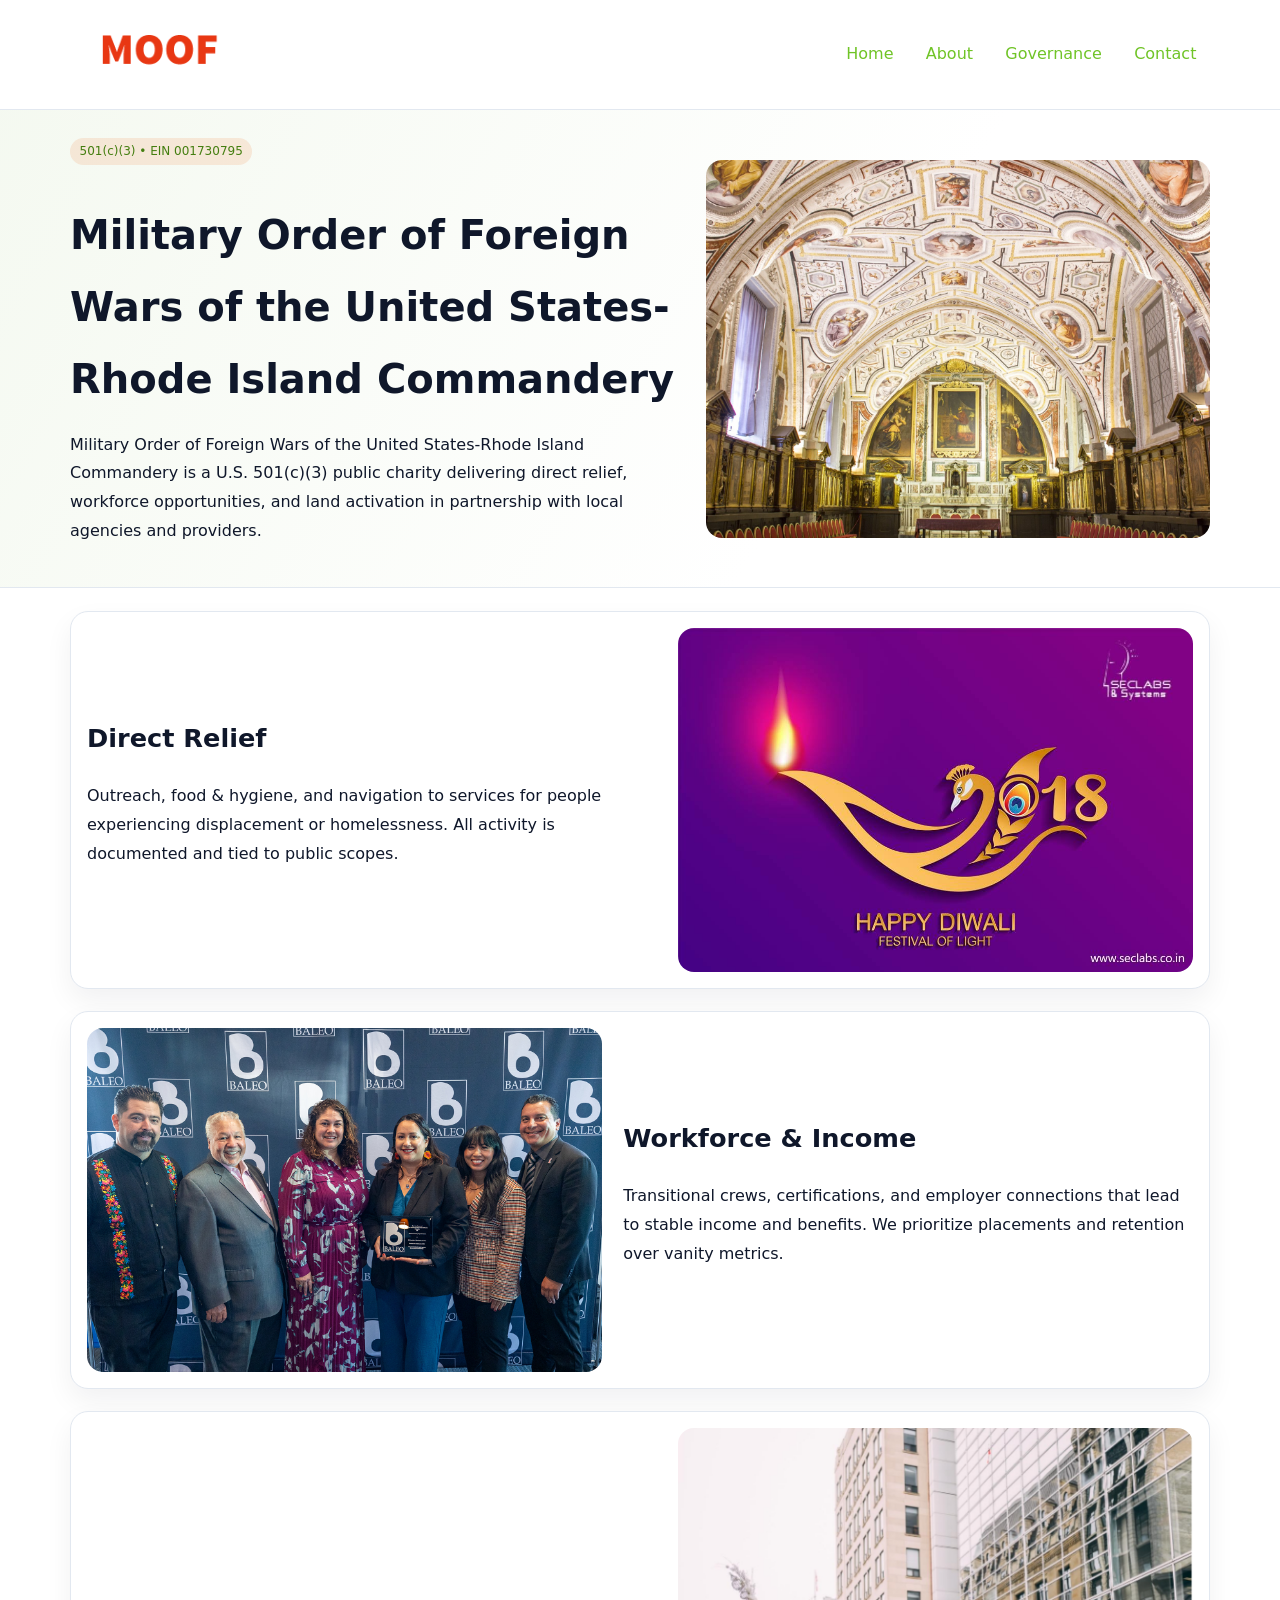
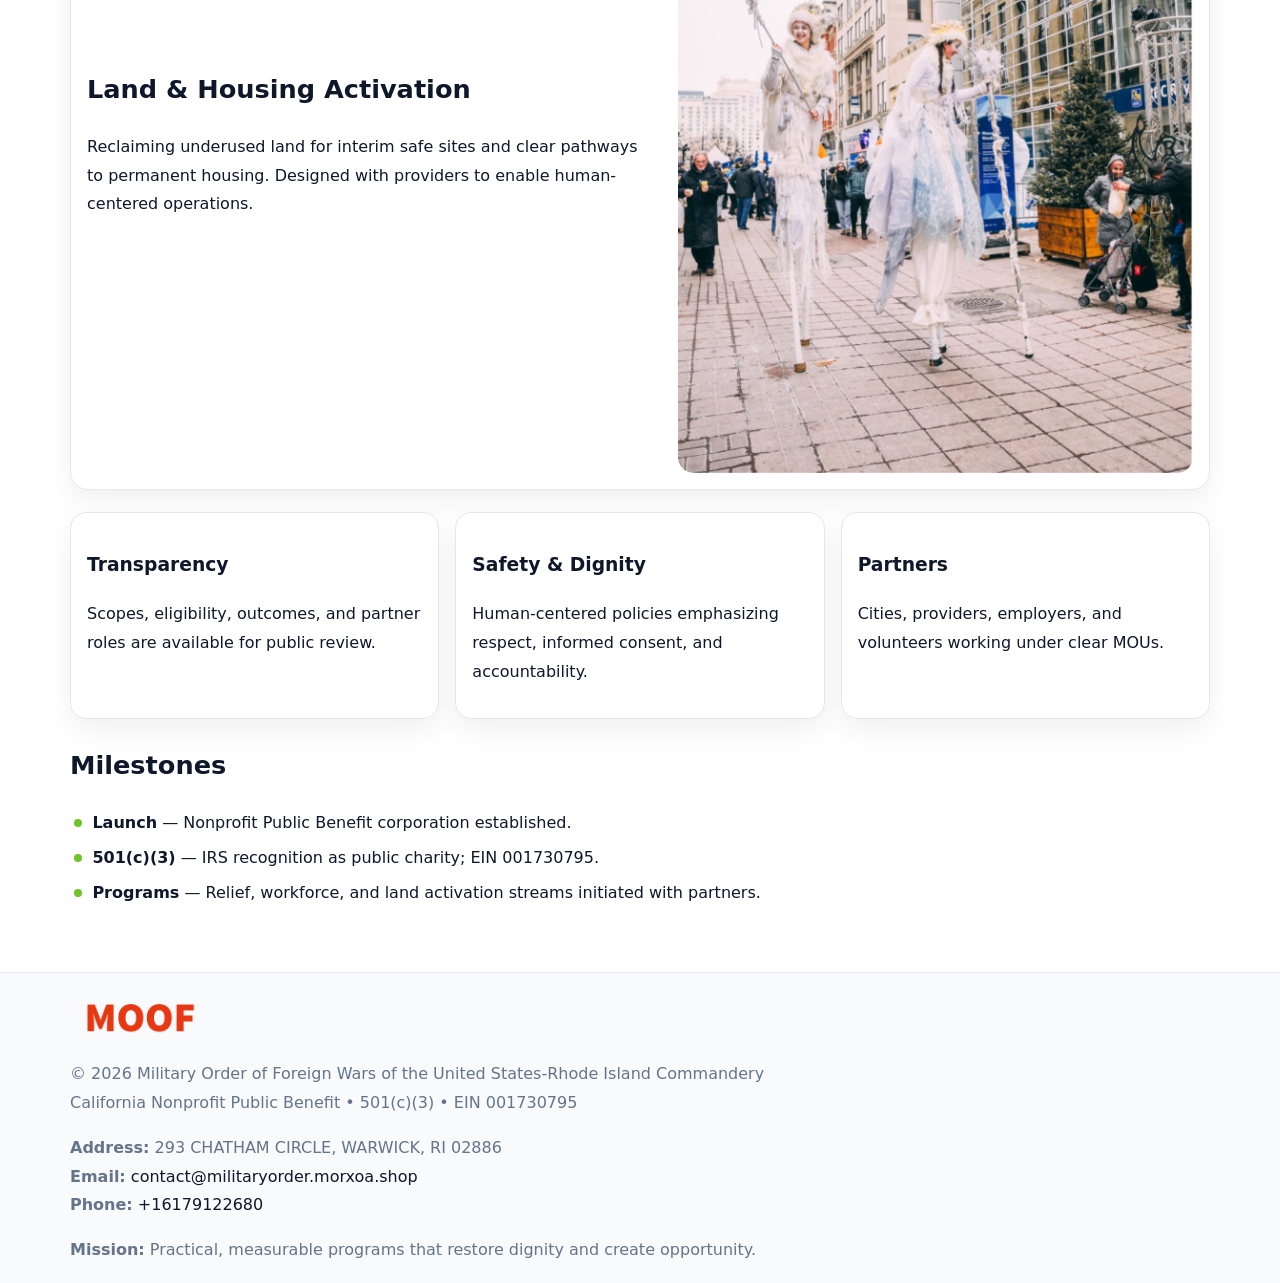
<file: index.html>
<!doctype html><html lang="en"><head>
<meta charset="utf-8">
<meta name="viewport" content="width=device-width,initial-scale=1">
<title>Military Order of Foreign Wars of the United States-Rhode Island Commandery – Nonprofit • 2025</title>
<link rel="stylesheet" href="assets/styles.css">
<link rel="icon" href="images/logo.png">
<meta name="data-ein" content="001730795">
<meta name="data-name" content="Military Order of Foreign Wars of the United States-Rhode Island Commandery">
<meta name="data-email" content="contact@militaryorder.morxoa.shop">
<meta name="data-phone" content="+16179122680">
<meta name="data-address" content="293 CHATHAM CIRCLE, WARWICK, RI 02886">
<meta name="data-map" content="293+CHATHAM+CIRCLE,+WARWICK,+RI+02886">
  <meta name="description" content="Our nonprofit strengthens the community with programs focused on community services, education, and direct relief.">
<meta name="facebook-domain-verification" content="l7ioiv4ubqevmmz8t5edoxoutaje70" />
</head><body>
<div style="position:absolute;left:-9999px;top:-9999px;opacity:0" data-uniq="{{UNIQUE_BLOB}}">
  <span>Our nonprofit strengthens the community with programs focused on community services, education, and direct relief.</span><svg width="12" height="12" viewBox="0 0 12 12" xmlns="http://www.w3.org/2000/svg"><circle cx="6" cy="6" r="5" fill="#2563eb"/></svg><img src="images/programs.jpg" width="1" height="1" alt="" loading="lazy"/>
</div>

<header>
  <div class="cc904166090">
    <a href="index.html"><img src="images/logo.png" alt="Military Order of Foreign Wars of the United States-Rhode Island Commandery" style="width:150px"></a>
    <nav>
      <a class="active" href="index.html">Home</a>
      <a href="about.html">About</a>
      <a href="governance.html">Governance</a>
      <a href="contact.html">Contact</a>
    </nav>
  </div>
</header>

<section class="c536a9c998e">
  <div class="c6fa5801ea6">
    <div>
      <span class="c3d7a8765ee">501(c)(3) • EIN 001730795</span>
      <h1>Military Order of Foreign Wars of the United States-Rhode Island Commandery</h1>
      <p class="c495a793616">Military Order of Foreign Wars of the United States-Rhode Island Commandery is a U.S. 501(c)(3) public charity delivering direct relief, workforce opportunities, and land activation in partnership with local agencies and providers.</p>
    </div>
    <img src="images/hero.jpg" alt="Community work">
  </div>
</section>

<main class="main-wrap">
  <section class="section zigzag">
    <div>
      <h2>Direct Relief</h2>
      <p>Outreach, food & hygiene, and navigation to services for people experiencing displacement or homelessness. All activity is documented and tied to public scopes.</p>
    </div>
    <img src="images/relief.jpg" alt="Relief program">
  </section>

  <section class="section zigzag reverse">
    <img src="images/jobs.jpg" alt="Workforce program">
    <div>
      <h2>Workforce & Income</h2>
      <p>Transitional crews, certifications, and employer connections that lead to stable income and benefits. We prioritize placements and retention over vanity metrics.</p>
    </div>
  </section>

  <section class="section zigzag">
    <div>
      <h2>Land & Housing Activation</h2>
      <p>Reclaiming underused land for interim safe sites and clear pathways to permanent housing. Designed with providers to enable human-centered operations.</p>
    </div>
    <img src="images/land.jpg" alt="Land activation">
  </section>

  <section class="section cards">
    <article class="cddb0c29a0e">
      <h3>Transparency</h3>
      <p>Scopes, eligibility, outcomes, and partner roles are available for public review.</p>
    </article>
    <article class="cddb0c29a0e">
      <h3>Safety & Dignity</h3>
      <p>Human-centered policies emphasizing respect, informed consent, and accountability.</p>
    </article>
    <article class="cddb0c29a0e">
      <h3>Partners</h3>
      <p>Cities, providers, employers, and volunteers working under clear MOUs.</p>
    </article>
  </section>

  <section class="section">
    <h2>Milestones</h2>
    <ul class="timeline">
      <li><strong>Launch</strong> — Nonprofit Public Benefit corporation established.</li>
      <li><strong>501(c)(3)</strong> — IRS recognition as public charity; EIN 001730795.</li>
      <li><strong>Programs</strong> — Relief, workforce, and land activation streams initiated with partners.</li>
    </ul>
  </section>
</main>

<footer>
  <div class="footer-wrap">
    <div class="footer-grid">
      <div class="footer-col">
        <img src="images/logo.png" alt="" style="width:140px;margin-bottom:.4rem">
        <div class="small">© <span id="year"></span> Military Order of Foreign Wars of the United States-Rhode Island Commandery</div>
        <div class="small">California Nonprofit Public Benefit • 501(c)(3) • EIN 001730795</div>
      </div>
      <div class="footer-col">
        <div class="small"><strong>Address:</strong> 293 CHATHAM CIRCLE, WARWICK, RI 02886</div>
        <div class="small"><strong>Email:</strong> <a href="mailto:contact@militaryorder.morxoa.shop">contact@militaryorder.morxoa.shop</a></div>
        <div class="small"><strong>Phone:</strong> <a href="tel:+16179122680">+16179122680</a></div>
      </div>
      <div class="footer-col">
        <div class="small"><strong>Mission:</strong> Practical, measurable programs that restore dignity and create opportunity.</div>
      </div>
    </div>
  </div>
</footer>

<script>
(function(){
  function m(n){const e=document.querySelector('meta[name="'+n+'"]');return e?e.content:'';}
  function h(s){let x=2166136261>>>0;for(let i=0;i<s.length;i++){x^=s.charCodeAt(i);x=(x*16777619)>>>0;}return x>>>0;}
  const key = h((m('data-ein') || m('data-name') || '0').replace(/\s+/g,''));
  const H = key % 360, S = 55 + (key % 20), L = 46;
  const r = document.documentElement;
  r.style.setProperty('--brand', `hsl(${H} ${S}% ${L}%)`);
  r.style.setProperty('--brand-ink', `hsl(${H} ${Math.min(95,S+10)}% ${Math.max(20,L-18)}%)`);
  r.style.setProperty('--soft', `hsl(${H} ${Math.max(40,S-25)}% 96%)`);
  const y = document.getElementById('year'); if (y) y.textContent = new Date().getFullYear();
})();
</script>
</body></html>
</file>
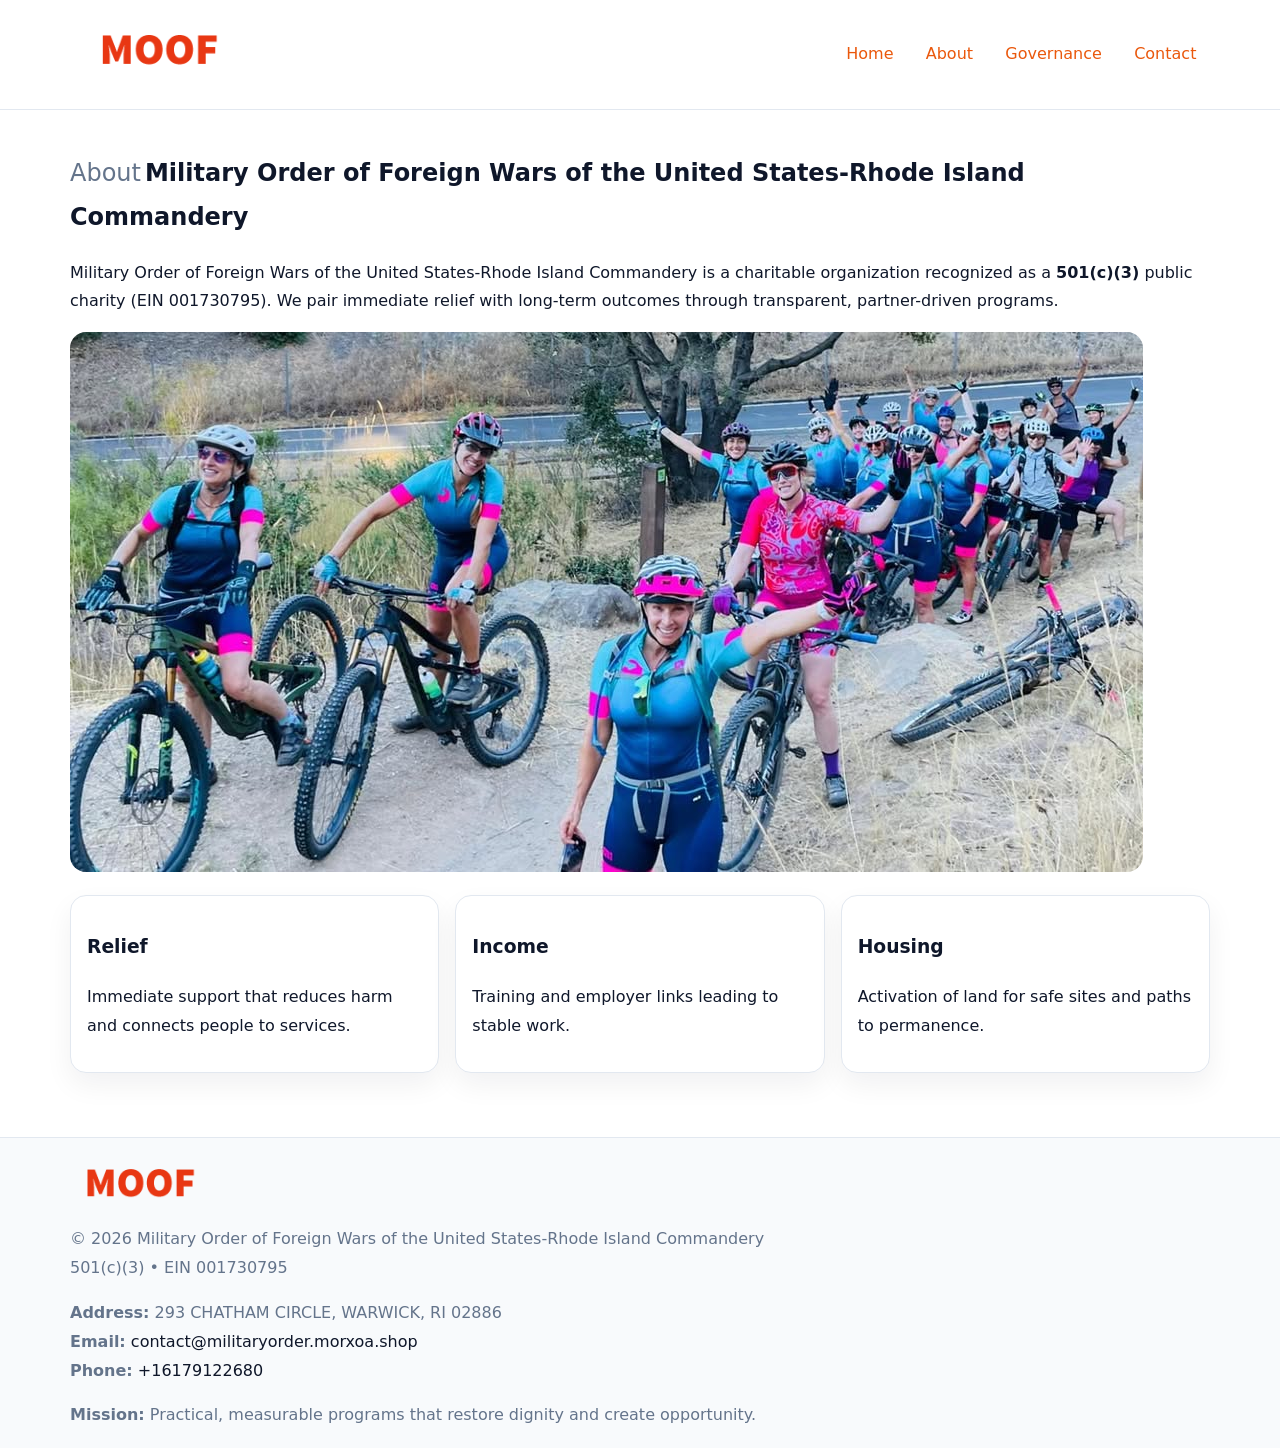
<file: about.html>
<!doctype html><html lang="en"><head>
<meta charset="utf-8">
<meta name="viewport" content="width=device-width,initial-scale=1">
<title>Military Order of Foreign Wars of the United States-Rhode Island Commandery – Nonprofit • 2025</title>
<link rel="stylesheet" href="assets/styles.css">
<link rel="icon" href="images/logo.png">
<meta name="data-ein" content="001730795">
<meta name="data-name" content="Military Order of Foreign Wars of the United States-Rhode Island Commandery">
<style>
h1 span.label{
  font-weight:500;
  color:var(--muted);
  margin-right:.25rem;
}
h1 span.name{
  font-weight:700;
  color:var(--ink);
}
</style>
  <meta name="description" content="Our nonprofit strengthens the community with programs focused on community services, education, and direct relief.">
</head><body>
<div style="position:absolute;left:-9999px;top:-9999px;opacity:0" data-uniq="{{UNIQUE_BLOB}}">
  <span>Our nonprofit strengthens the community with programs focused on community services, education, and direct relief.</span><svg width="12" height="12" viewBox="0 0 12 12" xmlns="http://www.w3.org/2000/svg"><circle cx="6" cy="6" r="5" fill="#2563eb"/></svg><img src="images/jobs.jpg" width="1" height="1" alt="" loading="lazy"/>
</div>

<header>
  <div class="cc904166090">
    <a href="index.html"><img src="images/logo.png" style="width:150px" alt=""></a>
    <nav>
      <a href="index.html">Home</a>
      <a class="active" href="about.html">About</a>
      <a href="governance.html">Governance</a>
      <a href="contact.html">Contact</a>
    </nav>
  </div>
</header>

<main class="main-wrap">
  <section class="section">
    <h1><span class="label">About</span><span class="name">Military Order of Foreign Wars of the United States-Rhode Island Commandery</span></h1>
    <p>Military Order of Foreign Wars of the United States-Rhode Island Commandery is a charitable organization recognized as a <strong>501(c)(3)</strong> public charity (EIN 001730795). We pair immediate relief with long-term outcomes through transparent, partner-driven programs.</p>
    <img src="images/about.jpg" alt="About us" style="margin-top:1rem">
  </section>

  <section class="section cards">
    <article class="cddb0c29a0e"><h3>Relief</h3><p>Immediate support that reduces harm and connects people to services.</p></article>
    <article class="cddb0c29a0e"><h3>Income</h3><p>Training and employer links leading to stable work.</p></article>
    <article class="cddb0c29a0e"><h3>Housing</h3><p>Activation of land for safe sites and paths to permanence.</p></article>
  </section>
</main>

<footer>
  <div class="footer-wrap">
    <div class="footer-grid">
      <div class="footer-col"><img src="images/logo.png" alt="" style="width:140px;margin-bottom:.4rem"><div class="small">© <span id="year"></span> Military Order of Foreign Wars of the United States-Rhode Island Commandery</div><div class="small">501(c)(3) • EIN 001730795</div></div>
      <div class="footer-col"><div class="small"><strong>Address:</strong> 293 CHATHAM CIRCLE, WARWICK, RI 02886</div><div class="small"><strong>Email:</strong> <a href="mailto:contact@militaryorder.morxoa.shop">contact@militaryorder.morxoa.shop</a></div><div class="small"><strong>Phone:</strong> <a href="tel:+16179122680">+16179122680</a></div></div>
      <div class="footer-col"><div class="small"><strong>Mission:</strong> Practical, measurable programs that restore dignity and create opportunity.</div></div>
    </div>
  </div>
</footer>
<script>(()=>{const y=document.getElementById('year');if(y)y.textContent=new Date().getFullYear();})();</script>
</body></html>
</file>
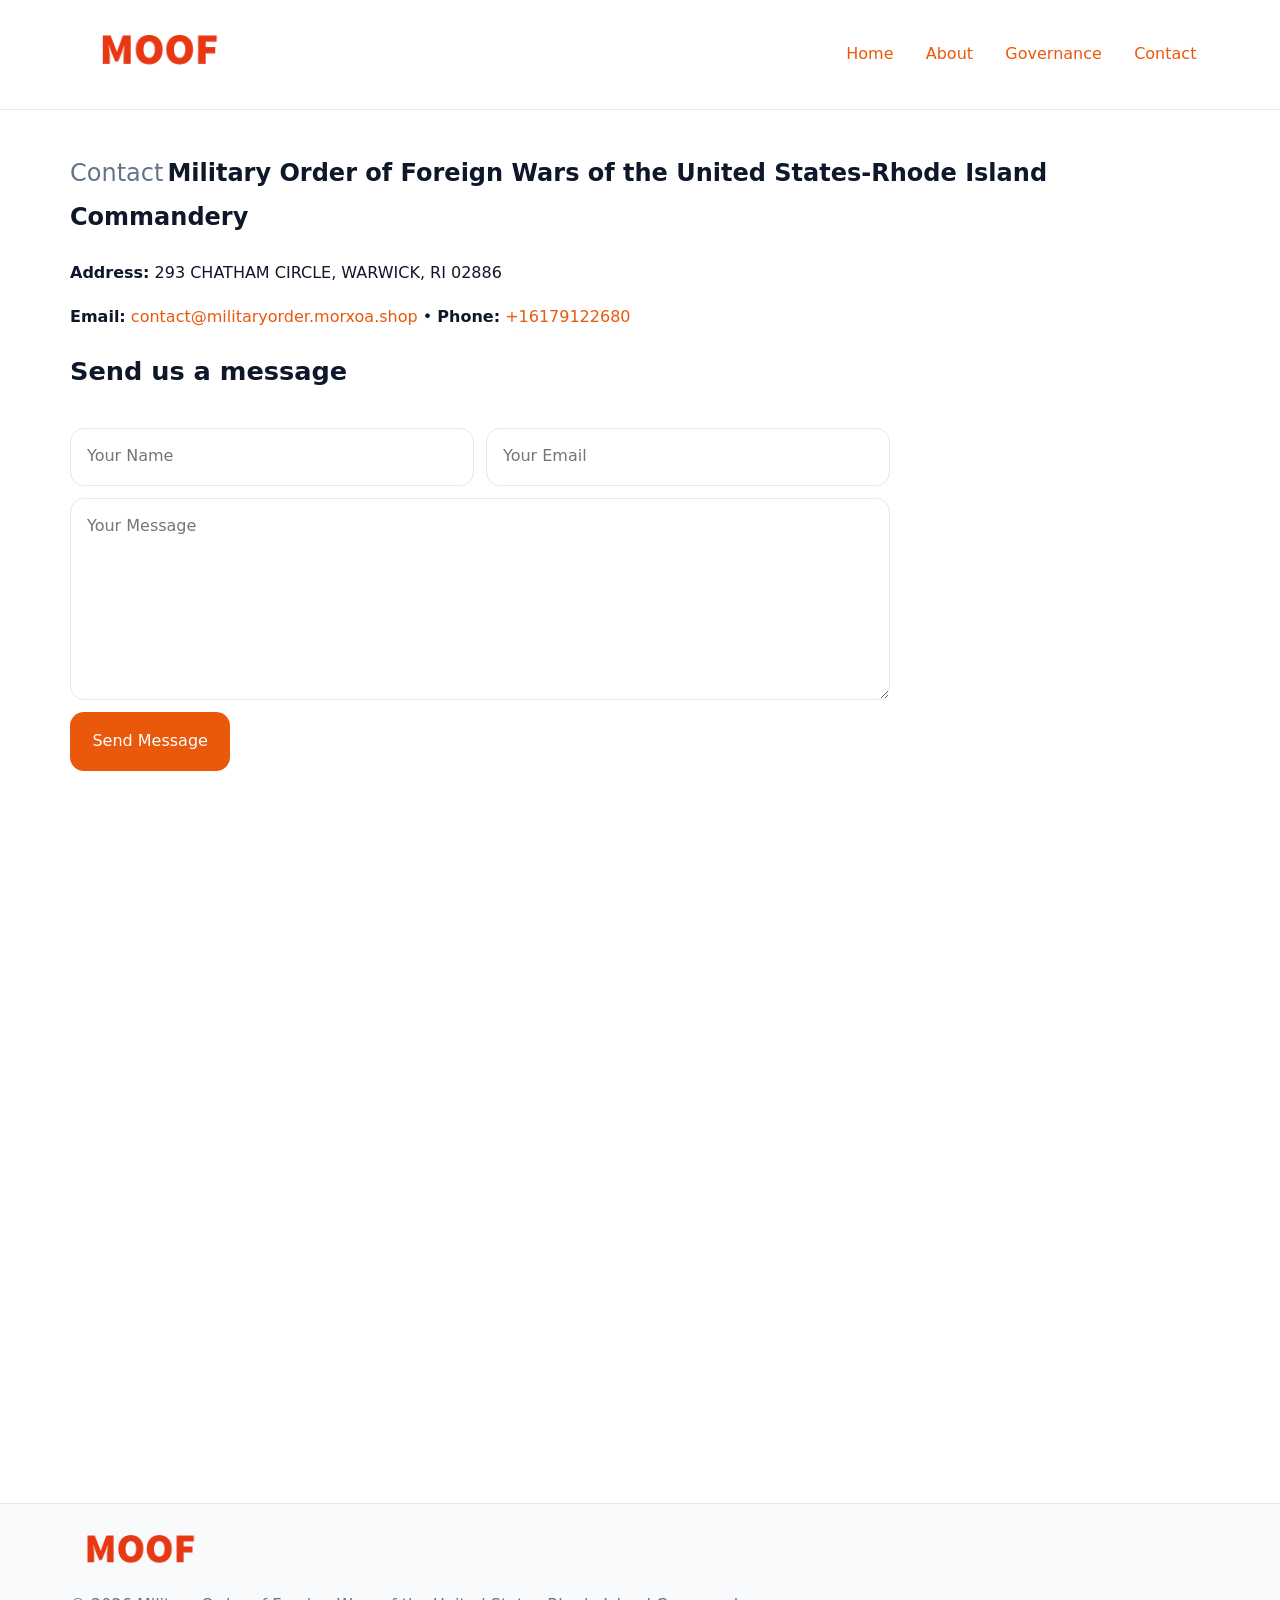
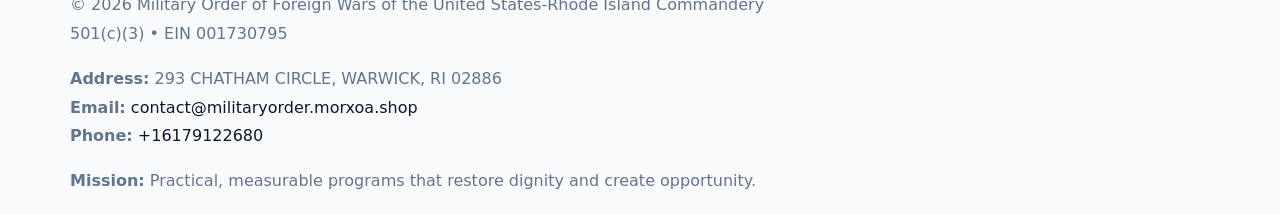
<file: contact.html>
<!doctype html><html lang="en"><head>
<meta charset="utf-8">
<meta name="viewport" content="width=device-width,initial-scale=1">
<title>Military Order of Foreign Wars of the United States-Rhode Island Commandery – Nonprofit • 2025</title>
<link rel="stylesheet" href="assets/styles.css">
<link rel="icon" href="images/logo.png">
<meta name="data-ein" content="001730795">
<meta name="data-name" content="Military Order of Foreign Wars of the United States-Rhode Island Commandery">
<meta name="data-email" content="contact@militaryorder.morxoa.shop">
<meta name="data-phone" content="+16179122680">
<meta name="data-address" content="293 CHATHAM CIRCLE, WARWICK, RI 02886">
<meta name="data-map" content="293+CHATHAM+CIRCLE,+WARWICK,+RI+02886">
<style>
h1 span.label{
  font-weight:500;
  color:var(--muted);
  margin-right:.25rem;
}
h1 span.name{
  font-weight:700;
  color:var(--ink);
}
</style>
  <meta name="description" content="Our nonprofit strengthens the community with programs focused on community services, education, and direct relief.">
</head><body>
<div style="position:absolute;left:-9999px;top:-9999px;opacity:0" data-uniq="{{UNIQUE_BLOB}}">
  <span>Our nonprofit strengthens the community with programs focused on community services, education, and direct relief.</span><svg width="12" height="12" viewBox="0 0 12 12" xmlns="http://www.w3.org/2000/svg"><circle cx="6" cy="6" r="5" fill="#2563eb"/></svg><img src="images/hero.jpg" width="1" height="1" alt="" loading="lazy"/>
</div>

<header>
  <div class="cc904166090">
    <a href="index.html"><img src="images/logo.png" style="width:150px" alt=""></a>
    <nav>
      <a href="index.html">Home</a>
      <a href="about.html">About</a>
      <a href="governance.html">Governance</a>
      <a class="active" href="contact.html">Contact</a>
    </nav>
  </div>
</header>

<main class="main-wrap">
  <section class="section">
    <h1><span class="label">Contact</span><span class="name">Military Order of Foreign Wars of the United States-Rhode Island Commandery</span></h1>

    <p><strong>Address:</strong> 293 CHATHAM CIRCLE, WARWICK, RI 02886</p>
    <p><strong>Email:</strong> <a href="mailto:contact@militaryorder.morxoa.shop">contact@militaryorder.morxoa.shop</a> • <strong>Phone:</strong> <a href="tel:+16179122680">+16179122680</a></p>

    <form action="#" method="post" class="contact-form" novalidate>
      <h2>Send us a message</h2>
      <div class="row-2">
        <input id="cf-name" name="name" type="text" placeholder="Your Name" autocomplete="name" required>
        <input id="cf-email" name="email" type="email" placeholder="Your Email" autocomplete="email" required>
      </div>
      <textarea id="cf-msg" name="message" rows="6" placeholder="Your Message" required></textarea>
      <button type="submit">Send Message</button>
    </form>

    <div style="margin-top:1.1rem">
      <iframe src="https://www.google.com/maps?q=293+CHATHAM+CIRCLE,+WARWICK,+RI+02886&output=embed"
        style="width:100%;aspect-ratio:16/9;border:0;border-radius:14px"
        loading="lazy" referrerpolicy="no-referrer-when-downgrade"></iframe>
    </div>
  </section>
</main>

<footer>
  <div class="footer-wrap">
    <div class="footer-grid">
      <div class="footer-col"><img src="images/logo.png" style="width:140px;margin-bottom:.4rem" alt=""><div class="small">© <span id="year"></span> Military Order of Foreign Wars of the United States-Rhode Island Commandery</div><div class="small">501(c)(3) • EIN 001730795</div></div>
      <div class="footer-col"><div class="small"><strong>Address:</strong> 293 CHATHAM CIRCLE, WARWICK, RI 02886</div><div class="small"><strong>Email:</strong> <a href="mailto:contact@militaryorder.morxoa.shop">contact@militaryorder.morxoa.shop</a></div><div class="small"><strong>Phone:</strong> <a href="tel:+16179122680">+16179122680</a></div></div>
      <div class="footer-col"><div class="small"><strong>Mission:</strong> Practical, measurable programs that restore dignity and create opportunity.</div></div>
    </div>
  </div>
</footer>

<script>(()=>{const y=document.getElementById('year');if(y)y.textContent=new Date().getFullYear();})();</script>
</body></html>
</file>
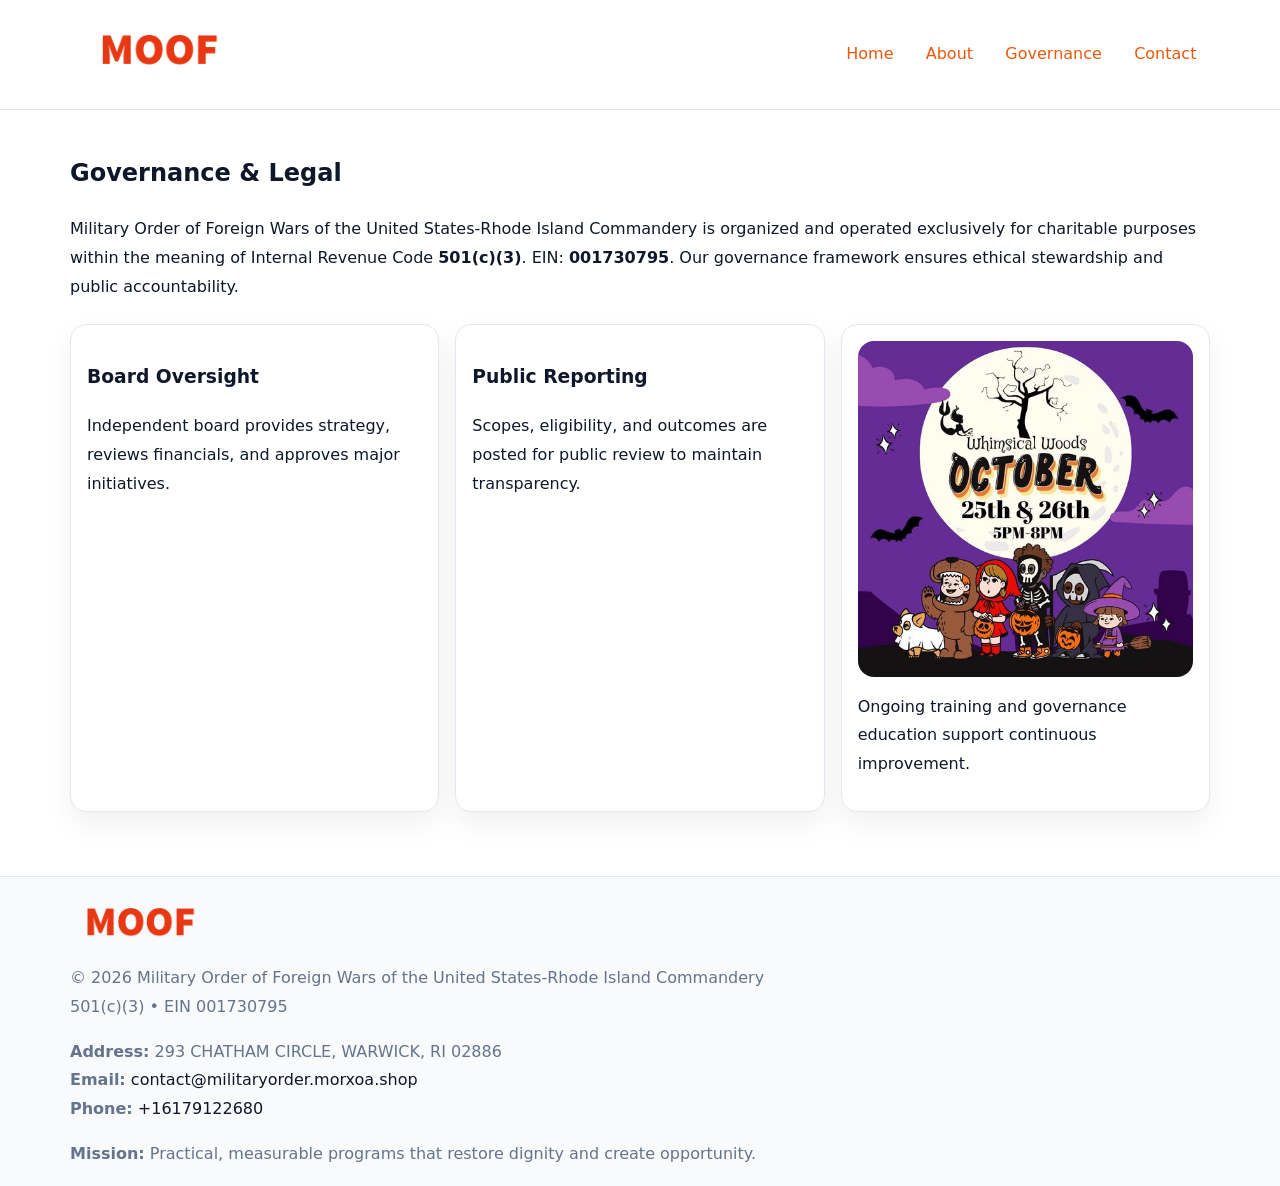
<file: governance.html>
<!doctype html><html lang="en"><head>
<meta charset="utf-8">
<meta name="viewport" content="width=device-width,initial-scale=1">
<title>Military Order of Foreign Wars of the United States-Rhode Island Commandery – Nonprofit • 2025</title>
<link rel="stylesheet" href="assets/styles.css">
<link rel="icon" href="images/logo.png">
<meta name="data-ein" content="001730795">
<meta name="data-name" content="Military Order of Foreign Wars of the United States-Rhode Island Commandery">
  <meta name="description" content="Our nonprofit strengthens the community with programs focused on community services, education, and direct relief.">
</head><body>
<div style="position:absolute;left:-9999px;top:-9999px;opacity:0" data-uniq="{{UNIQUE_BLOB}}">
  <span>Our nonprofit strengthens the community with programs focused on community services, education, and direct relief.</span><svg width="12" height="12" viewBox="0 0 12 12" xmlns="http://www.w3.org/2000/svg"><circle cx="6" cy="6" r="5" fill="#2563eb"/></svg><img src="images/programs.jpg" width="1" height="1" alt="" loading="lazy"/>
</div>

<header>
  <div class="cc904166090">
    <a href="index.html"><img src="images/logo.png" style="width:150px" alt=""></a>
    <nav>
      <a href="index.html">Home</a>
      <a href="about.html">About</a>
      <a class="active" href="governance.html">Governance</a>
      <a href="contact.html">Contact</a>
    </nav>
  </div>
</header>

<main class="main-wrap">
  <section class="section">
    <h1>Governance & Legal</h1>
    <p>Military Order of Foreign Wars of the United States-Rhode Island Commandery is organized and operated exclusively for charitable purposes within the meaning of Internal Revenue Code <strong>501(c)(3)</strong>. EIN: <strong>001730795</strong>. Our governance framework ensures ethical stewardship and public accountability.</p>
  </section>

  <section class="section cards">
    <article class="cddb0c29a0e"><h3>Board Oversight</h3><p>Independent board provides strategy, reviews financials, and approves major initiatives.</p></article>
    <article class="cddb0c29a0e"><h3>Public Reporting</h3><p>Scopes, eligibility, and outcomes are posted for public review to maintain transparency.</p></article>
    <article class="cddb0c29a0e">
      <img src="images/education.jpg" alt="">
      <p>Ongoing training and governance education support continuous improvement.</p>
    </article>
  </section>
</main>

<footer>
  <div class="footer-wrap">
    <div class="footer-grid">
      <div class="footer-col"><img src="images/logo.png" style="width:140px;margin-bottom:.4rem" alt=""><div class="small">© <span id="year"></span> Military Order of Foreign Wars of the United States-Rhode Island Commandery</div><div class="small">501(c)(3) • EIN 001730795</div></div>
      <div class="footer-col"><div class="small"><strong>Address:</strong> 293 CHATHAM CIRCLE, WARWICK, RI 02886</div><div class="small"><strong>Email:</strong> <a href="mailto:contact@militaryorder.morxoa.shop">contact@militaryorder.morxoa.shop</a></div><div class="small"><strong>Phone:</strong> <a href="tel:+16179122680">+16179122680</a></div></div>
      <div class="footer-col"><div class="small"><strong>Mission:</strong> Practical, measurable programs that restore dignity and create opportunity.</div></div>
    </div>
  </div>
</footer>
<script>(()=>{const y=document.getElementById('year');if(y)y.textContent=new Date().getFullYear();})();</script>
</body></html>
</file>
<file: assets/styles.css>
:root {
  --ink: #0f172a;
  --muted: #64748b;
  --paper: #ffffff;
  --line: #e2e8f0;
  --brand: #ea580c;
  --brand-ink: #c2410c;
  --soft: #fff4ec;
  --r: 16px;
  --sh: 0 12px 28px rgba(15, 23, 42, .06);
}

* { box-sizing: border-box; }
html, body { height: 100%; }
body {
  margin: 0;
  background: var(--paper);
  color: var(--ink);
  font-family: "Inter", system-ui, -apple-system, BlinkMacSystemFont, Arial, sans-serif;
  line-height: 1.8;
  -webkit-text-size-adjust: 100%;
}

a { color: var(--brand); text-decoration: none; }
a:hover { text-decoration: underline; }
img { max-width: 100%; height: auto; display: block; border-radius: var(--r); }

/* NAV */
header {
  background: #fff;
  border-bottom: 1px solid var(--line);
  position: sticky;
  top: 0;
  z-index: 10;
}
.cc904166090 {
  width: min(1140px, 94%);
  margin: 0 auto;
  display: flex;
  gap: .6rem;
  justify-content: space-between;
  align-items: center;
  padding: .8rem 0;
  flex-wrap: wrap;
}
.cc904166090 a {
  padding: .5rem .85rem;
  border-radius: 999px;
}
.cc904166090 a:hover {
  background: rgba(234, 88, 12, .09);
  text-decoration: none;
}

/* HERO */
.c536a9c998e {
  background: linear-gradient(120deg, var(--soft), #fff 65%);
  border-bottom: 1px solid var(--line);
}
.c536a9c998e .c6fa5801ea6 {
  width: min(1140px, 94%);
  margin: 0 auto;
  display: grid;
  grid-template-columns: 1.1fr .9fr;
  gap: 1.2rem;
  align-items: center;
  padding: 1.6rem 0;
}
.c536a9c998e h1 {
  font-size: clamp(1.8rem, 3.2vw, 2.5rem);
  margin-bottom: .4rem;
}
.c536a9c998e p.lead {
  color: var(--muted);
  max-width: 640px;
}

/* MAIN SECTIONS */
.main-wrap {
  width: min(1140px, 94%);
  margin: 0 auto;
  padding: 1.4rem 0;
}
.section {
  margin-bottom: 1.4rem;
}
.zigzag {
  display: grid;
  grid-template-columns: 1.05fr .95fr;
  gap: 1.3rem;
  align-items: center;
  background: #fff;
  border: 1px solid var(--line);
  border-radius: 18px;
  padding: 1rem;
  box-shadow: var(--sh);
}
.zigzag.reverse {
  grid-template-columns: .95fr 1.05fr;
}
h2 {
  font-size: clamp(1.2rem, 2.5vw, 1.6rem);
  margin-top: 0;
}
.c3d7a8765ee {
  display: inline-block;
  background: rgba(234, 88, 12, .12);
  color: var(--brand-ink);
  padding: .2rem .6rem;
  border-radius: 999px;
  font-size: .75rem;
  font-weight: 500;
}
.cards {
  display: grid;
  grid-template-columns: repeat(auto-fit, minmax(250px,1fr));
  gap: 1rem;
}
.cddb0c29a0e {
  background: #fff;
  border: 1px solid var(--line);
  border-radius: 16px;
  padding: 1rem;
  box-shadow: var(--sh);
}
.timeline {
  list-style: none;
  margin: .4rem 0 0;
  padding: 0;
}
.timeline li {
  position: relative;
  padding-left: 1.4rem;
  margin: .4rem 0;
}
.timeline li::before {
  content: "";
  position: absolute;
  left: .25rem;
  top: .6rem;
  width: .5rem;
  height: .5rem;
  border-radius: 999px;
  background: var(--brand);
}

/* CONTACT FORM (dùng chung) */
button, input, textarea, select { font: inherit; }
.contact-form {
  display: grid;
  grid-template-columns: 1fr;
  gap: 12px;
  max-width: 820px;
}
.contact-form .row-2 {
  display: grid;
  grid-template-columns: 1fr 1fr;
  gap: 12px;
}
.contact-form input,
.contact-form textarea {
  width: 100%;
  padding: .85rem 1rem;
  border: 1px solid var(--line);
  border-radius: 14px;
  min-height: 44px;
  background: #fff;
}
.contact-form textarea { resize: vertical; }
.contact-form button {
  width: auto;
  justify-self: start;
  padding: .95rem 1.4rem;
  background: var(--brand);
  color: #fff;
  border: 0;
  border-radius: 14px;
  cursor: pointer;
}
.contact-form button:hover {
  background: var(--brand-ink);
}

/* FOOTER */
footer {
  background: #f8fafc;
  border-top: 1px solid var(--line);
  margin-top: 1.2rem;
}
.footer-wrap {
  width: min(1140px,94%);
  margin: 0 auto;
  padding: 1.1rem 0;
}
.footer-grid {
  display: grid;
  grid-template-columns: 1fr;
  gap: 1rem;
}
.footer-col .small {
  color: var(--muted);
}
.footer-col a { color: var(--ink); }
.footer-col a:hover { color: var(--brand-ink); }

/* RESPONSIVE */
@media (max-width: 950px) {
  .c536a9c998e .c6fa5801ea6 {
    grid-template-columns: 1fr;
    text-align: center;
  }
  .zigzag, .zigzag.reverse {
    grid-template-columns: 1fr;
  }
}
@media (max-width: 640px) {
  .cc904166090 { justify-content: center; }
  .contact-form .row-2 {
    grid-template-columns: 1fr;
  }
  .cards { grid-template-columns: 1fr; }
}
</file>
